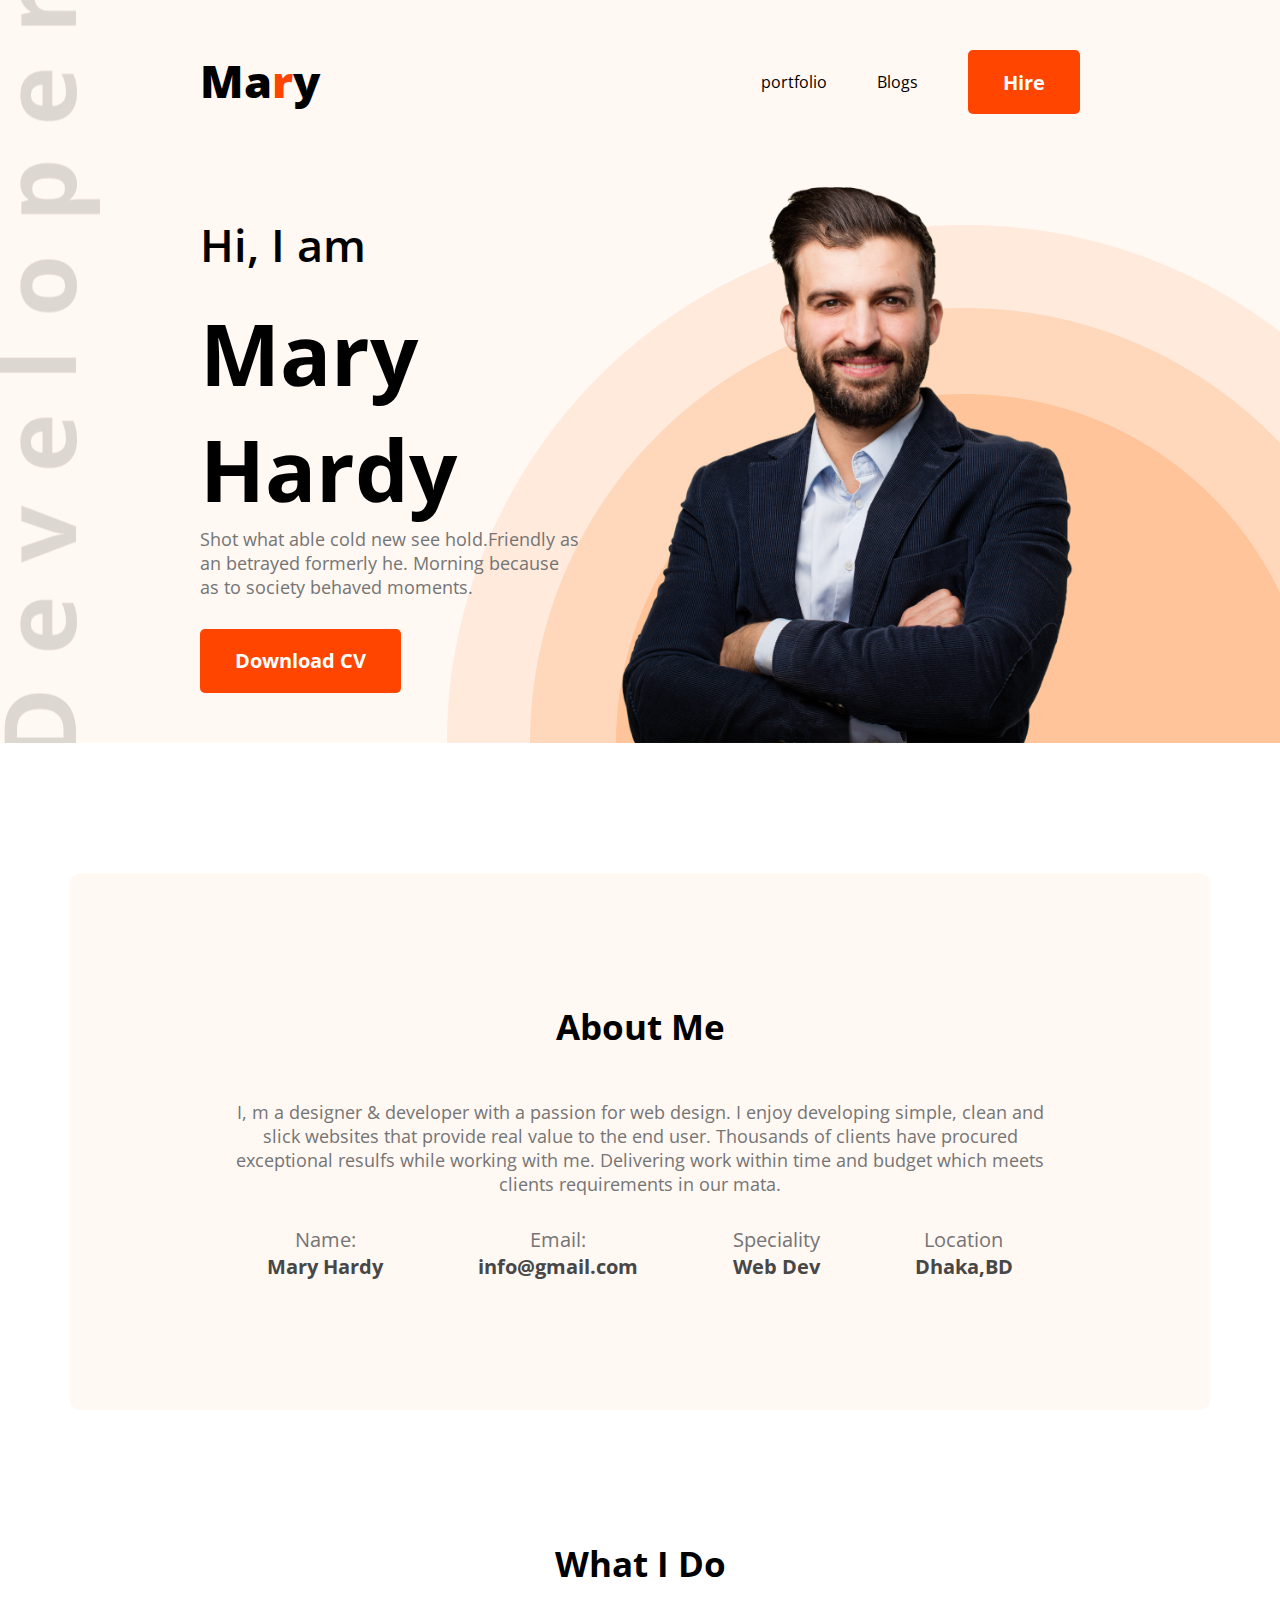
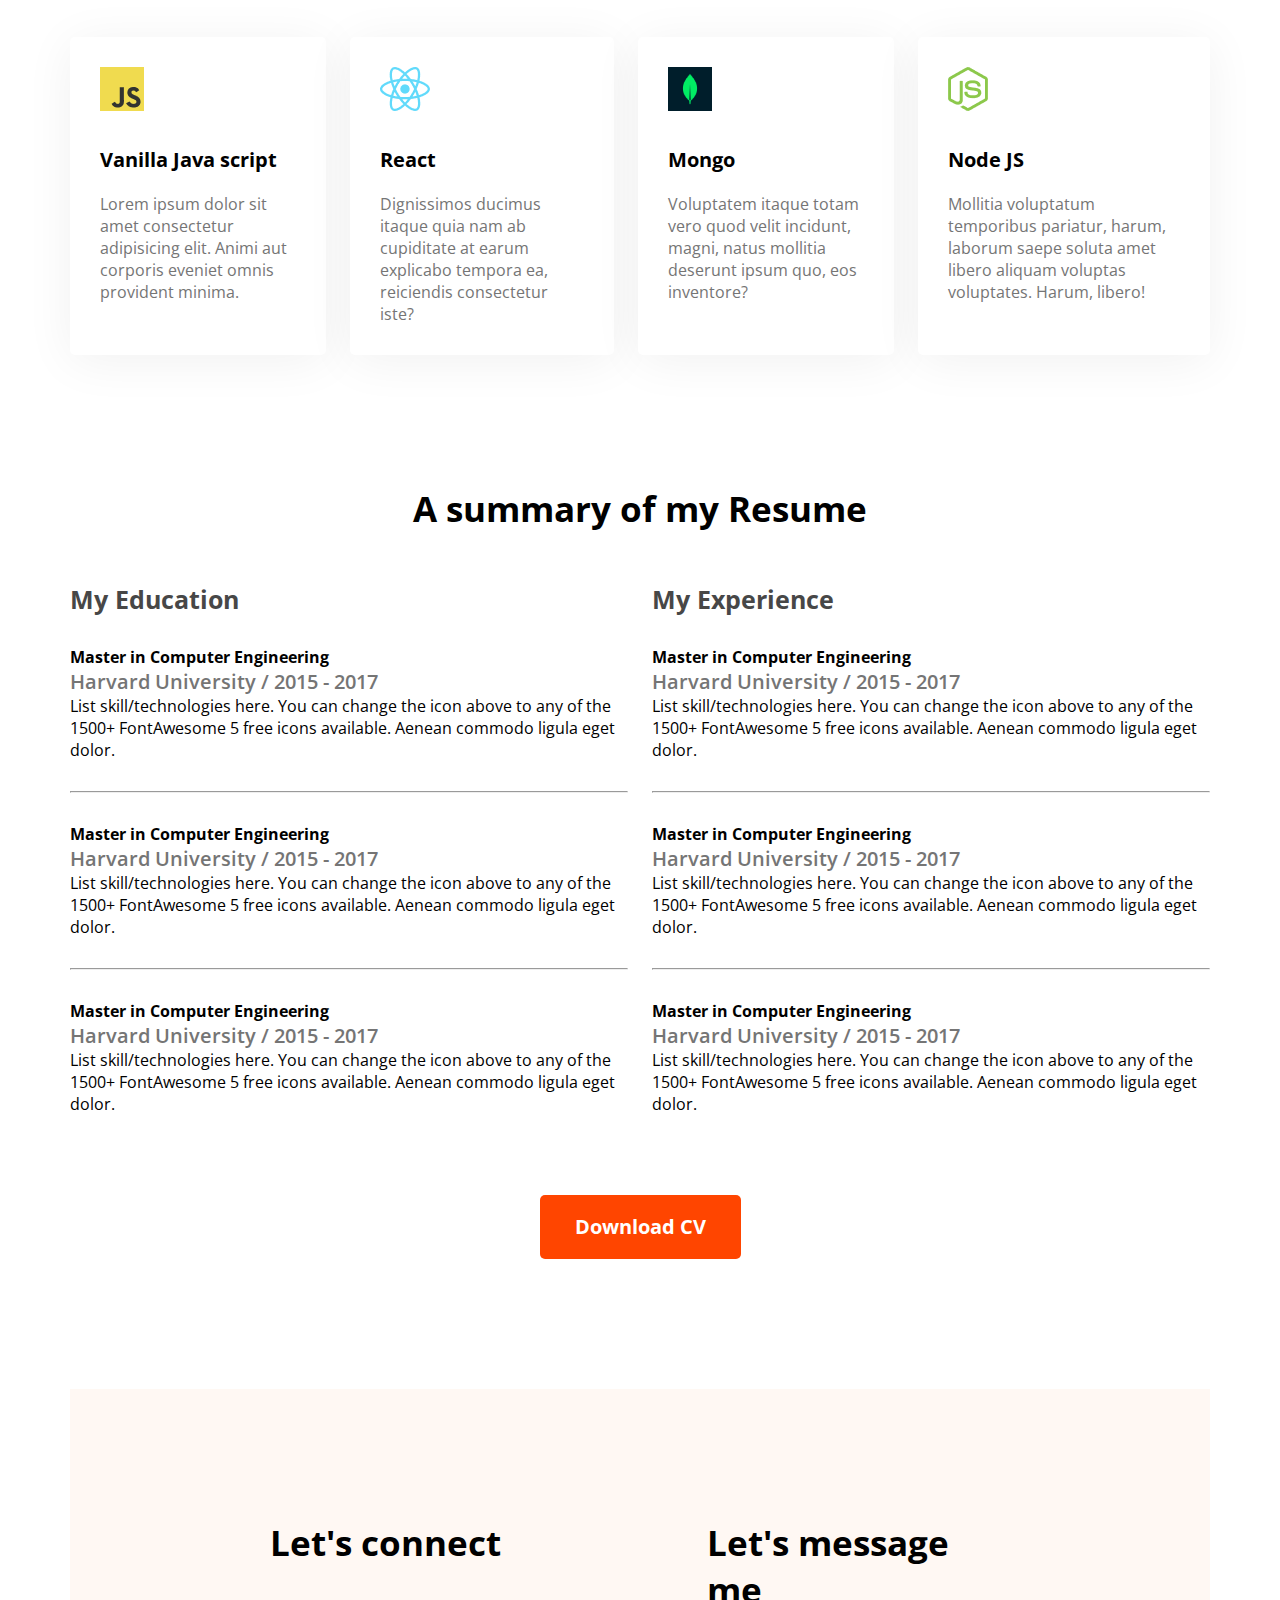
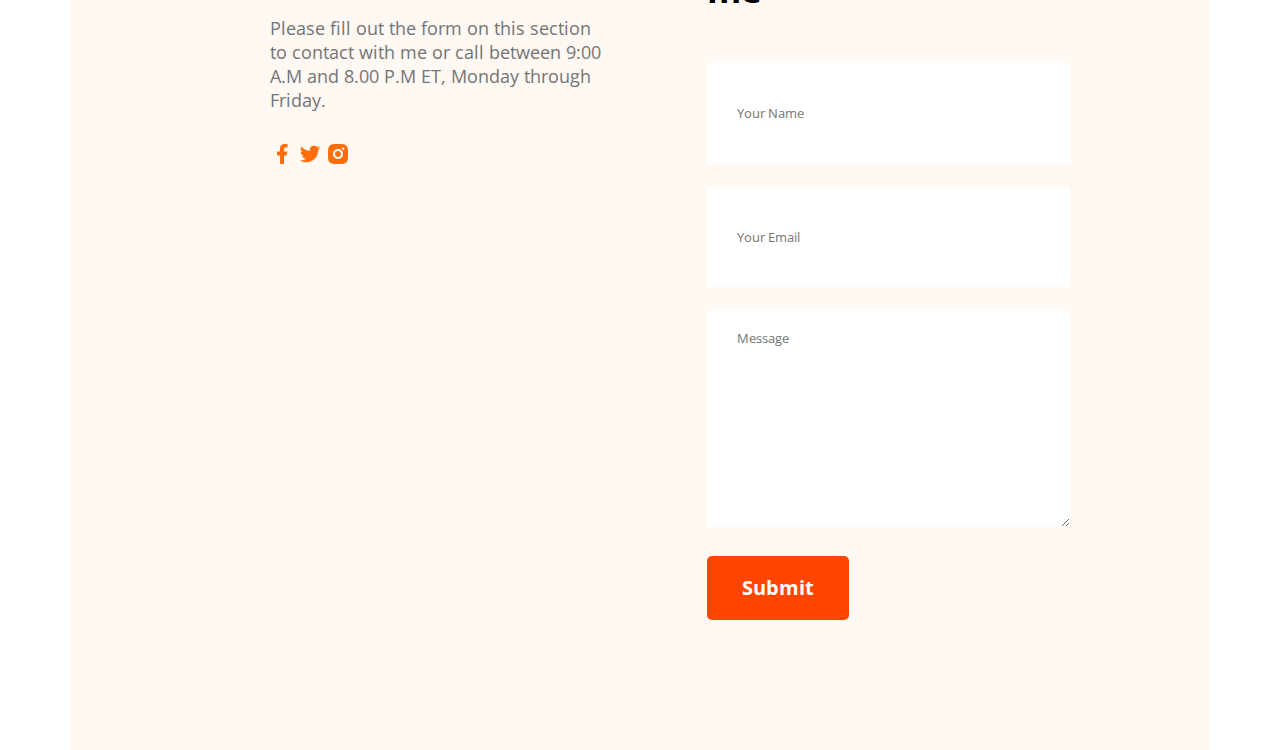
<file: Developer portfolio m5.html>
<!DOCTYPE html>
<html lang="en">
<head>
    <meta charset="UTF-8">
    <meta http-equiv="X-UA-Compatible" content="IE=edge">
    <meta name="viewport" content="width=device-width, initial-scale=1.0">
    <title>Developer portfolio</title>
    <link rel="stylesheet" href="Developer portfolio m5.css">
    <link rel="preconnect" href="https://fonts.googleapis.com">
<link rel="preconnect" href="https://fonts.gstatic.com" crossorigin>
<link href="https://fonts.googleapis.com/css2?family=Open+Sans&display=swap" rel="stylesheet">
</head>
<body>
    <header class="header">
        <nav>
            <h2 class="nav-title">Ma<span class="text-primary">r</span>y</h2>
            <ul>
                <li>portfolio</li>
                <li>Blogs</li>
                <li><button class="btn-primary">Hire</button></li>
            </ul>
        </nav>
       <!--header banner -->
       <div class="banner">
        <div>
            <h3 class="banner-sub-title">Hi, I am </h3>
            <h1 class="banner-title">Mary Hardy</h1>
            <p class="banner-description">Shot what able cold new see hold.Friendly as an betrayed formerly he. Morning because as to society behaved moments.</p>
            <button class="btn-primary">Download CV</button>
        </div>
        <img width="500" src="./public/hardy.png" alt="">
       </div>
    </header>
    <main>
       <section class="about">
        <h3 class="section-title">About Me</h3>
        <p class="section-description">I, m a designer & developer with a passion for web design. I enjoy developing simple, clean and slick websites that provide real value to the end user. Thousands of clients have procured exceptional resulfs while working with me. Delivering work within time and budget which meets clients requirements in our mata.</p>
        <div class="about-info-container">
            <div class="about-info">
                <p class="info-title">Name:</p>
                <p class="info-description">Mary Hardy</p>
            </div>
            <div class="about-info">
                <p class="info-title">Email:</p>
                <p class="info-description">info@gmail.com</p>
            </div>
            <div class="about-info">
                <p class="info-title">Speciality</p>
                <p class="info-description">Web Dev</p>
            </div>
            <div class="about-info">
                <p class="info-title">Location</p>
                <p class="info-description">Dhaka,BD</p>
            </div>
        </div>
 </section>
 <!-- what i do section  -->
  <section class="what-i-do">
         <h3 class="section-title">What I Do</h3>
         <!-- .skills-container>.skill*4>img+p.skill-title+p.skill-description>lorem15 -->
         <div class="skills-container">
            <div class="skill">
                <img src="/public/js.png" alt="">
                <p class="skill-title">Vanilla Java script</p>
                <p class="skill-description">Lorem ipsum dolor sit amet consectetur adipisicing elit. Animi aut corporis eveniet omnis provident minima.</p>
            </div>
            <div class="skill">
                <img src="/public/react.png" alt="">
                <p class="skill-title">React</p>
                <p class="skill-description">Dignissimos ducimus itaque quia nam ab cupiditate at earum explicabo tempora ea, reiciendis consectetur iste?</p>
            </div>
            <div class="skill">
                <img src="/public/mongo.png" alt="">
                <p class="skill-title">Mongo</p>
                <p class="skill-description">Voluptatem itaque totam vero quod velit incidunt, magni, natus mollitia deserunt ipsum quo, eos inventore?</p>
            </div>
            <div class="skill">
                <img src="/public/nodejs.png" alt="">
                <p class="skill-title">Node JS</p>
                <p class="skill-description">Mollitia voluptatum temporibus pariatur, harum, laborum saepe soluta amet libero aliquam voluptas voluptates. Harum, libero!</p>
            </div>
         </div>
 </section>
 <!-- resume section -->
 <section class="resume">
    <h3 class="section-title">A summary of my Resume</h3>
    <div class="resume-content">
        <div>
            <h3 class="resume-title">My Education</h3>
            <div class="resume-item">
                <h4 class="title">Master in Computer Engineering</h4>
                <h5 class="sub-title">Harvard University / 2015 - 2017</h5>
                <p class="description">List skill/technologies here. You can change the icon above to any of the 1500+ FontAwesome 5 free icons available. Aenean commodo ligula eget dolor.</p>
            </div>
            <hr>
            <div class="resume-item">
                <h4 class="title">Master in Computer Engineering</h4>
                <h5 class="sub-title">Harvard University / 2015 - 2017</h5>
                <p class="description">List skill/technologies here. You can change the icon above to any of the 1500+ FontAwesome 5 free icons available. Aenean commodo ligula eget dolor.</p>
            </div>
            <hr>
            <div class="resume-item">
                <h4 class="title">Master in Computer Engineering</h4>
                <h5 class="sub-title">Harvard University / 2015 - 2017</h5>
                <p class="description">List skill/technologies here. You can change the icon above to any of the 1500+ FontAwesome 5 free icons available. Aenean commodo ligula eget dolor.</p>
            </div>
        </div>
        <div>
            <h3 class="resume-title">My Experience</h3>
            <div class="resume-item">
                <h4 class="title">Master in Computer Engineering</h4>
                <h5 class="sub-title">Harvard University / 2015 - 2017</h5>
                <p class="description">List skill/technologies here. You can change the icon above to any of the 1500+ FontAwesome 5 free icons available. Aenean commodo ligula eget dolor.</p>
            </div>
            <hr>
            <div class="resume-item">
                <h4 class="title">Master in Computer Engineering</h4>
                <h5 class="sub-title">Harvard University / 2015 - 2017</h5>
                <p class="description">List skill/technologies here. You can change the icon above to any of the 1500+ FontAwesome 5 free icons available. Aenean commodo ligula eget dolor.</p>
            </div>
            <hr>
            <div class="resume-item">
                <h4 class="title">Master in Computer Engineering</h4>
                <h5 class="sub-title">Harvard University / 2015 - 2017</h5>
                <p class="description">List skill/technologies here. You can change the icon above to any of the 1500+ FontAwesome 5 free icons available. Aenean commodo ligula eget dolor.</p>
            </div>
        </div>
    </div>
    <div class="resume-button">
        <button class="btn-primary">Download CV</button>
    </div>
 </section>
 <!-- contact section -->
 <section class="contact">
 <div>
    <h3 class="section-title">Let's connect</h3>
    <p class="section-description">Please fill out the form on this section to contact with me or call between 9:00 A.M and 8.00 P.M ET, Monday through Friday.</p>
    <a href=""><img src="./public/facebook.png" alt=""></a>
    <a href=""><img src="./public/twitter.png" alt=""></a>
    <a href=""><img src="./public/insta.png" alt=""></a>
 </div>
 <div>
   <h3 class="section-title"> Let's message me</h3>
   <form action="">
    <input type="text" name="" id="" placeholder="Your Name">
    <input type="email" name="" id="" placeholder="Your Email">
    <textarea name="" id="" cols="30" rows="10" placeholder="Message"></textarea>
    <input class="btn-primary" type="submit" value="Submit">
   </form>
 </div>
</section>
    </main>
    <footer>

    </footer>
    
</body>
</html>
</file>
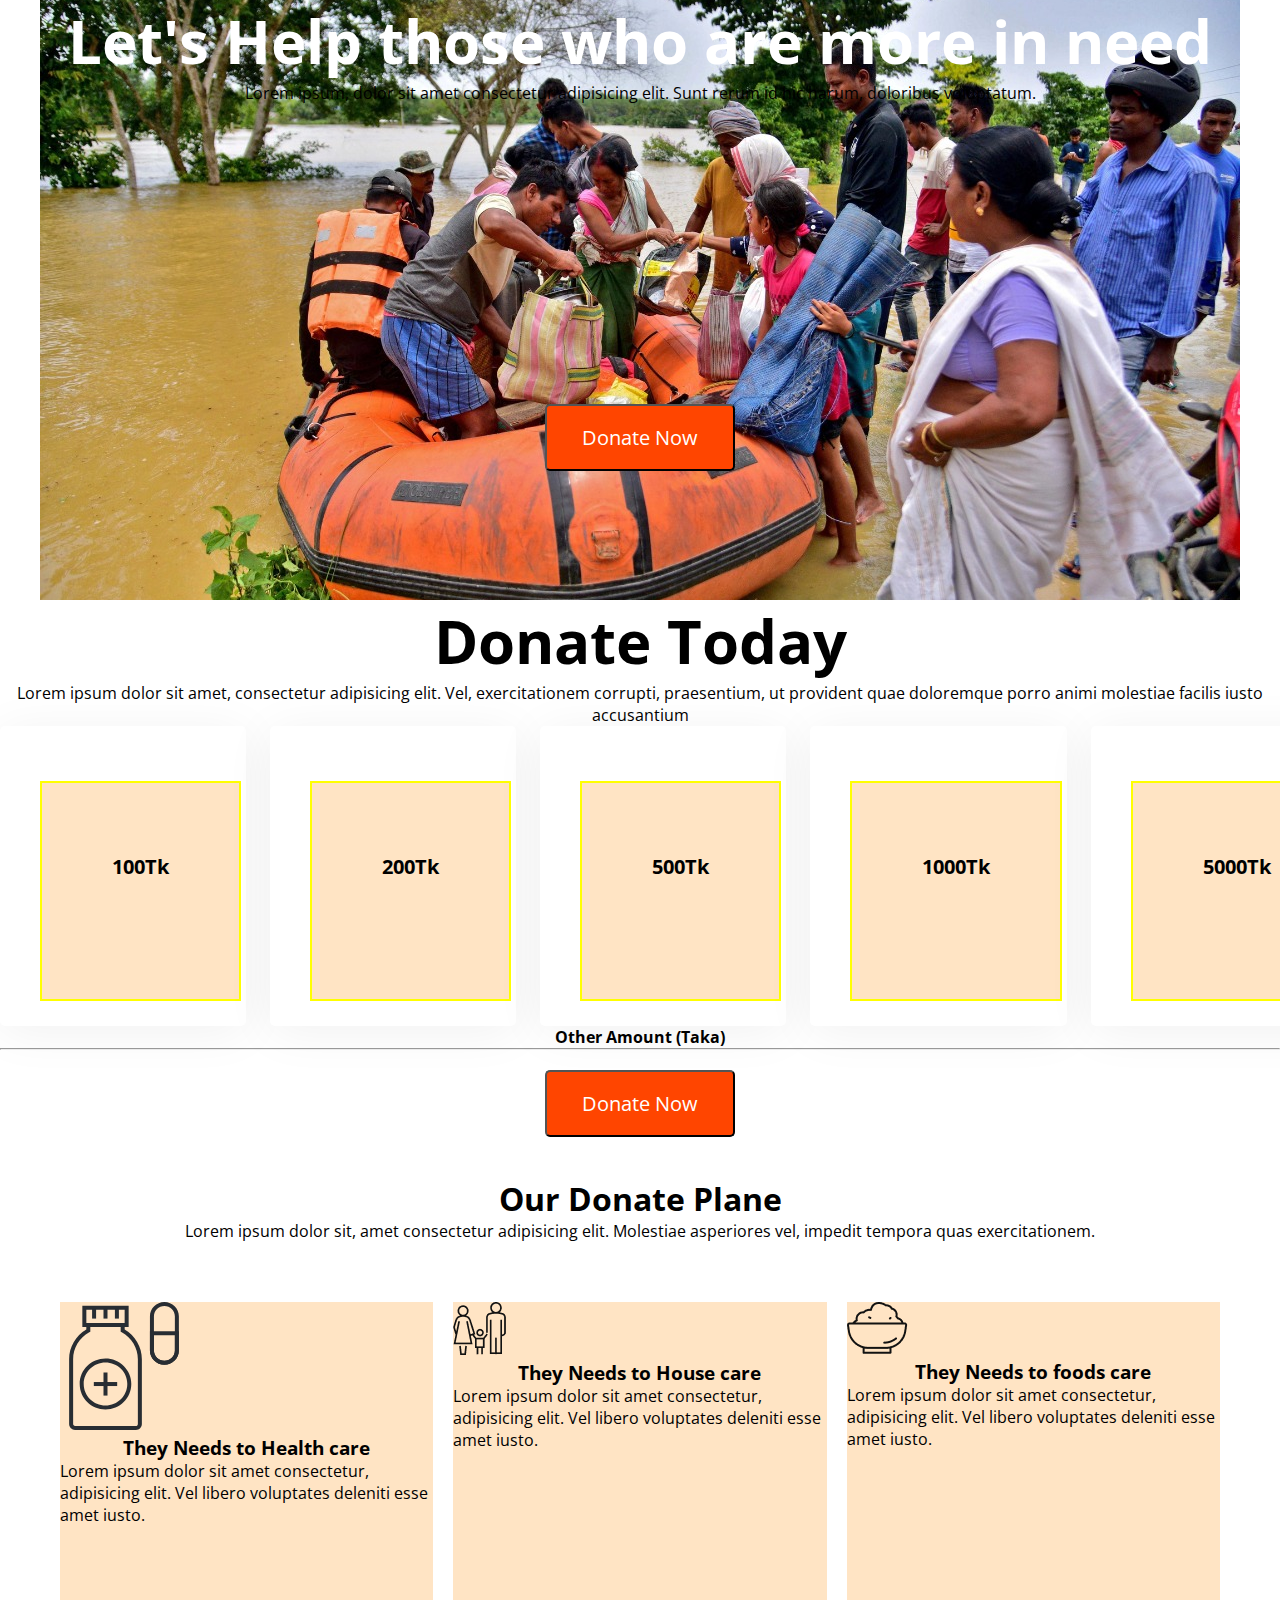
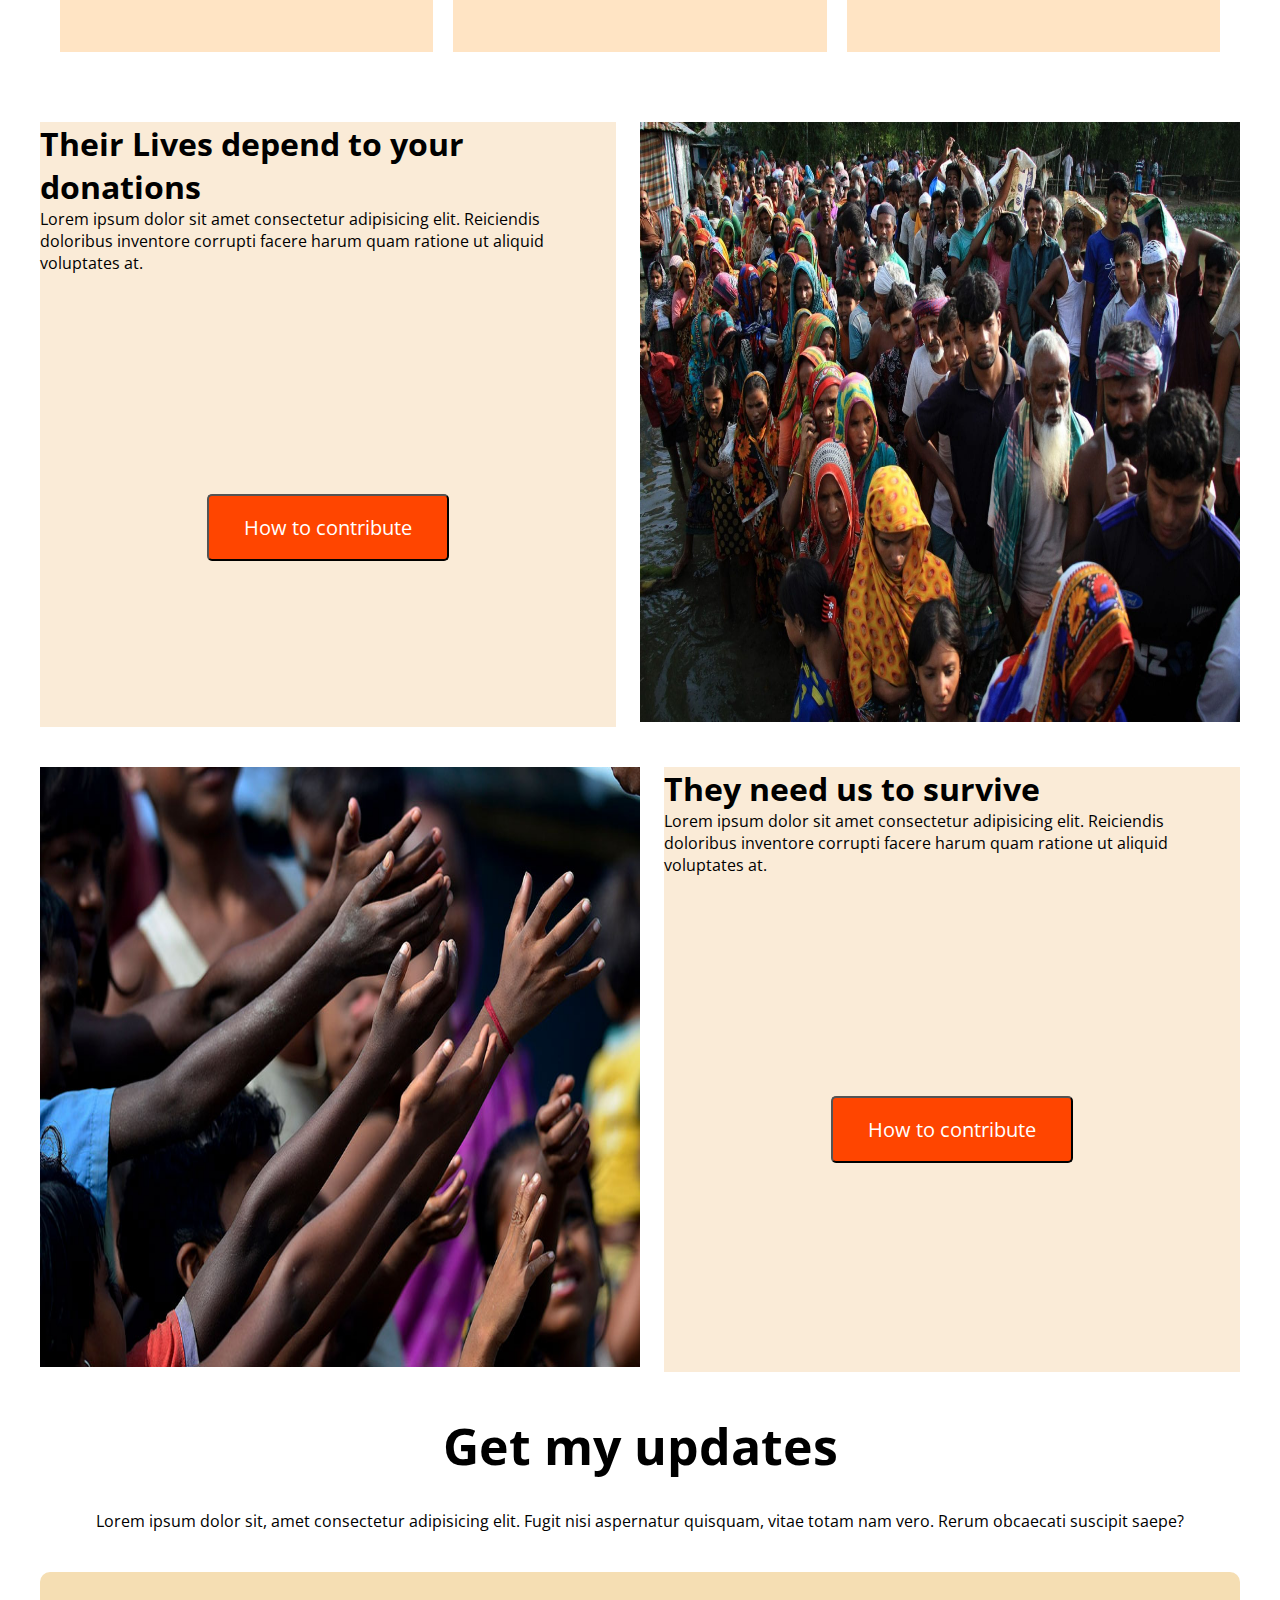
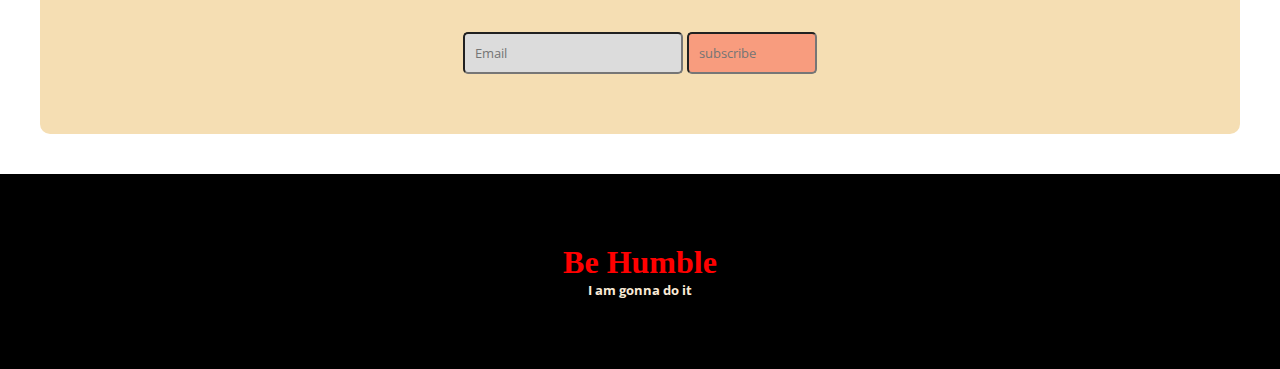
<file: donate-today.html>
<!DOCTYPE html>
<html lang="en">
<head>
    <meta charset="UTF-8">
    <meta http-equiv="X-UA-Compatible" content="IE=edge">
    <meta name="viewport" content="width=device-width, initial-scale=1.0"><link rel="stylesheet" href="donate-today.css">
    <link rel="preconnect" href="https://fonts.googleapis.com">
<link rel="preconnect" href="https://fonts.gstatic.com" crossorigin>
<link href="https://fonts.googleapis.com/css2?family=Open+Sans&display=swap" rel="stylesheet">
    <title>Donate today</title>
</head>
<body>
    <header class="header">
        <nav>
            <h1 class="nav-title">Let's Help those who are more in need</h1>
            <p>Lorem ipsum, dolor sit amet consectetur adipisicing elit. Sunt rerum id hic harum, doloribus voluptatum.</p>
            <li><button class="btn-primary">Donate Now</button></li>
        </nav>
    </header>
    <main>
        <section class="section">
            <div class="section-title">
                <h1 class="sub-title">Donate Today</h1>
                <p>Lorem ipsum dolor sit amet, consectetur adipisicing elit. Vel, exercitationem corrupti, praesentium, ut provident quae doloremque porro animi molestiae facilis iusto accusantium</p>
            </div>
            <div class="donate-container">
            <div class="donate"><p class="donate-title">100Tk</p></div>
            <div class="donate"><p class="donate-title">200Tk</p></div>
            <div class="donate"><p class="donate-title">500Tk</p></div>
            <div class="donate"><p class="donate-title">1000Tk</p></div>
            <div class="donate"><p class="donate-title">5000Tk</p></div>
            </div>
            <div style="text-align: center;">
                <h4>Other Amount (Taka)</h4>
            </div>
            <hr>
            <div class="btn">
                <button class="btn-primary" >Donate Now</button>
            </div>
        </section>
        <!-- donate plane -->
        <div class="donate-plane">
            <h1>
                Our Donate Plane
            </h1>
            <p>Lorem ipsum dolor sit, amet consectetur adipisicing elit. Molestiae asperiores vel, impedit tempora quas exercitationem.</p>
        </div>
        <div class="donate-plane-description">
        <div class="needs-1">
            <img src="./icons/medicine.svg" alt="">
            <h3 class="needs-title">They Needs to Health care</h3>
            <p>Lorem ipsum dolor sit amet consectetur, adipisicing elit. Vel libero voluptates deleniti esse amet iusto.</p>
        </div>
        <div class="needs-2">
            <img src="./icons/shelter.png" alt="">
            <h3 class="needs-title">They Needs to House care</h3>
            <p>Lorem ipsum dolor sit amet consectetur, adipisicing elit. Vel libero voluptates deleniti esse amet iusto.</p>
        </div>
        <div class="needs-3">
            <img src="./icons/food.png" alt="">
            <h3 class="needs-title">They Needs to foods care</h3>
            <p>Lorem ipsum dolor sit amet consectetur, adipisicing elit. Vel libero voluptates deleniti esse amet iusto.</p>
        </div>
    </div>
    <div class="donation">
        <div class="donation-depend">
            <h1 class="donations">Their Lives depend to your donations </h1>
            <p>Lorem ipsum dolor sit amet consectetur adipisicing elit. Reiciendis doloribus inventore corrupti facere harum quam ratione ut aliquid voluptates at.</p>

            <div class="btn" style="padding-top: 200px;"><button class="btn-primary">How to contribute</button></div>
        </div>
        <div>
            <img src="./images/donation7.jpg" alt="" style="width: 600px; height: 600px;">
        </div>
    </div>

    <div class="donation">
        <div>
            <img src="./images/donation13.jpg" alt="" style="width: 600px; height: 600px;">
        </div>
        <div class="donation-depend">
            <h1 class="donations">They need us to survive </h1>
            <p>Lorem ipsum dolor sit amet consectetur adipisicing elit. Reiciendis doloribus inventore corrupti facere harum quam ratione ut aliquid voluptates at.</p>

            <div class="btn" style="padding-top: 200px;"><button class="btn-primary">How to contribute</button></div>
        </div>
    </div>
    </main>
    <!-- footer menu -->
    <footer>
        <div class="update">
            <h1 class="h1">Get my updates</h1>
        <p>Lorem ipsum dolor sit, amet consectetur adipisicing elit. Fugit nisi aspernatur quisquam, vitae totam nam vero. Rerum obcaecati suscipit saepe?</p>
    </div>
    <div class="input">
        <input class="email" type="email" name="Email" id="email" placeholder="Email">
        <input class="subscribe" type="text" name="subscribe" id="subscribe" placeholder="subscribe">
         </div>
         <div class="footer">
            <h1 class="humble">Be Humble</h1>
            <h5 class="gonna">I am gonna do it</h5>
         </div>
 </footer>
    
    
</body>
</html>
</file>
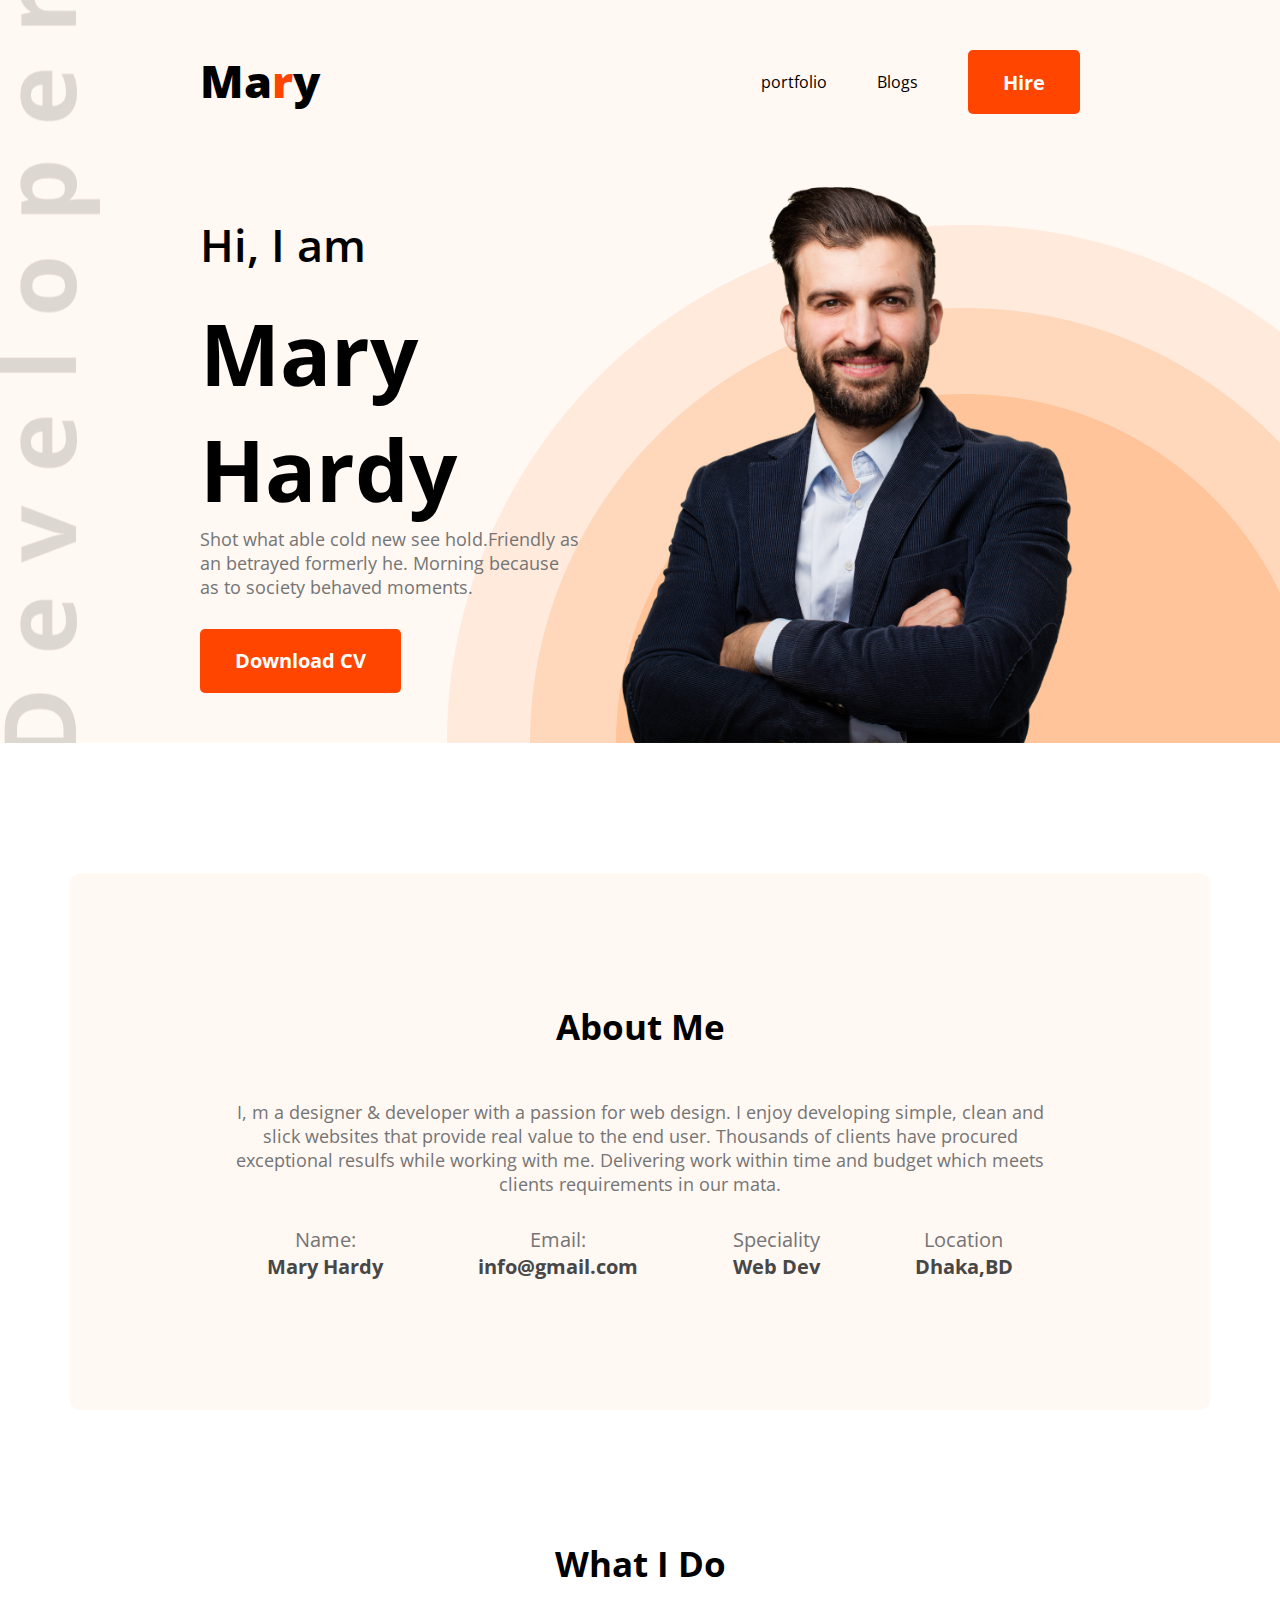
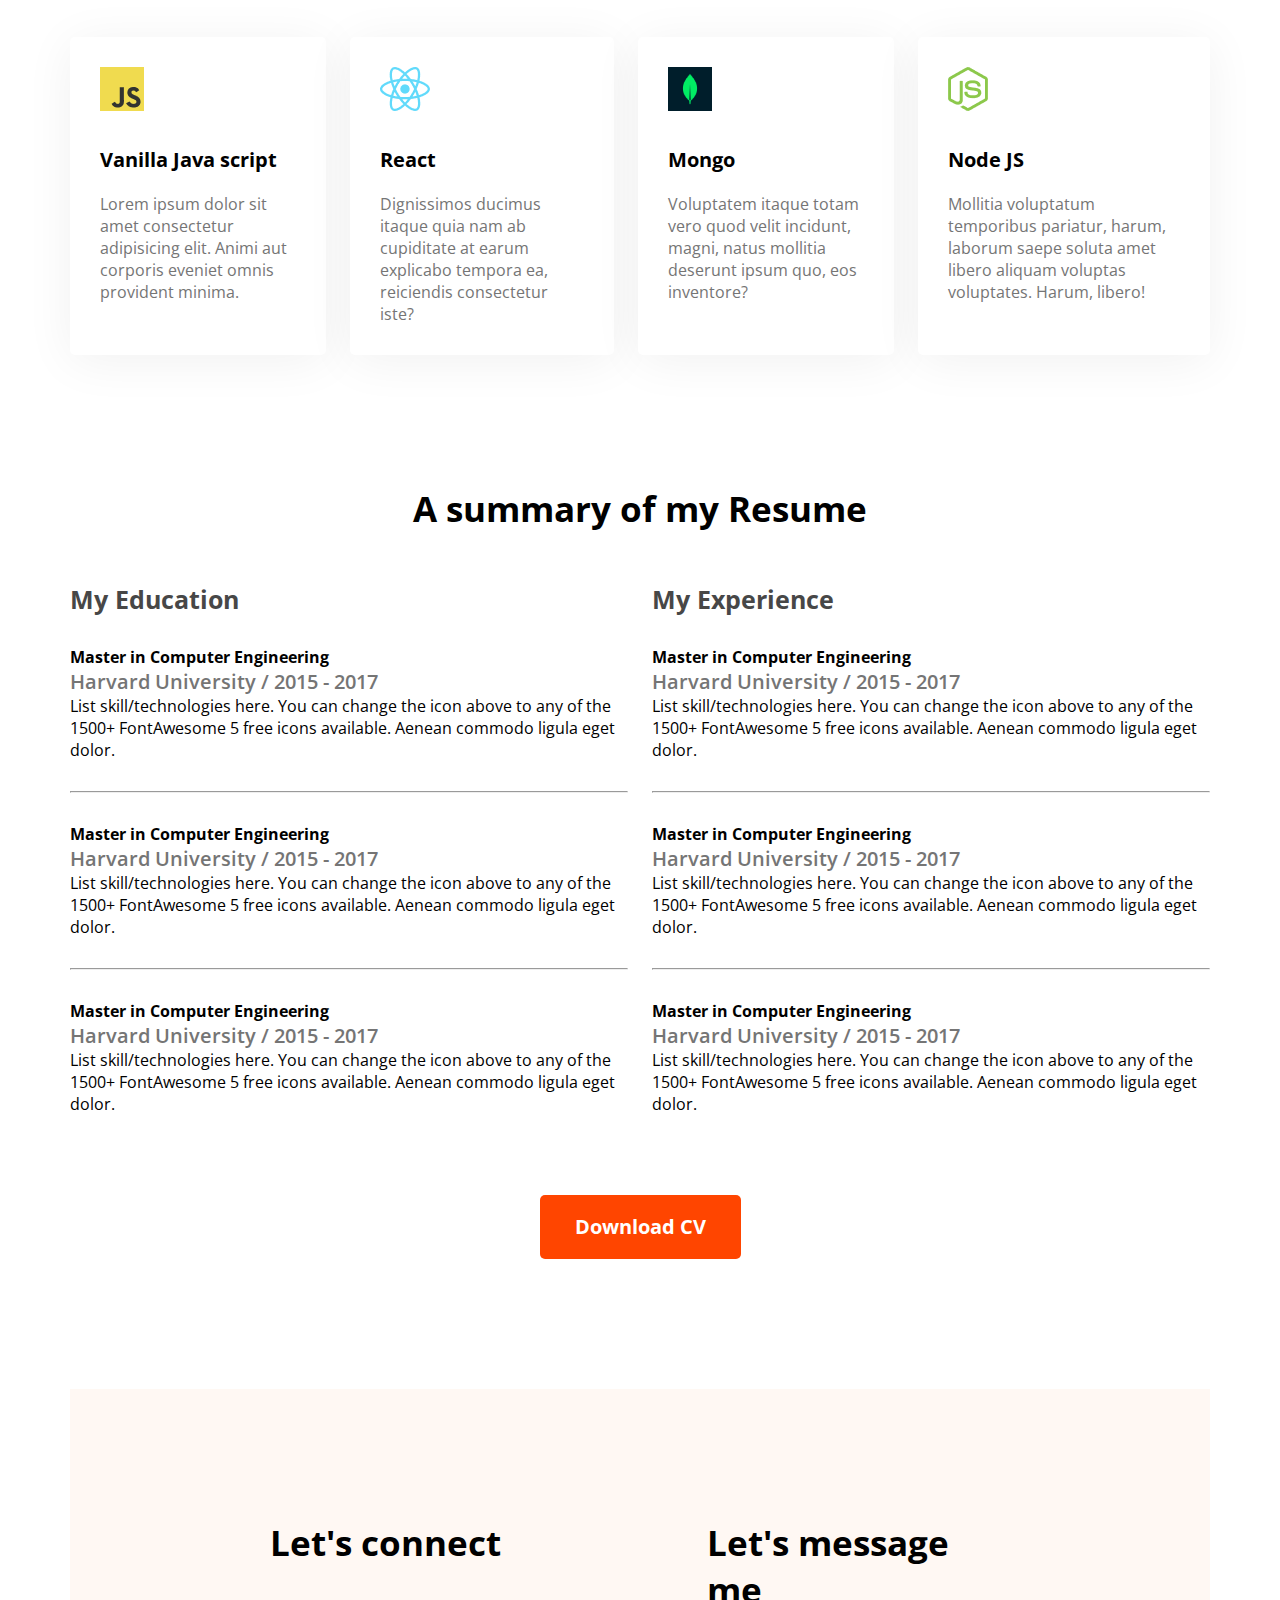
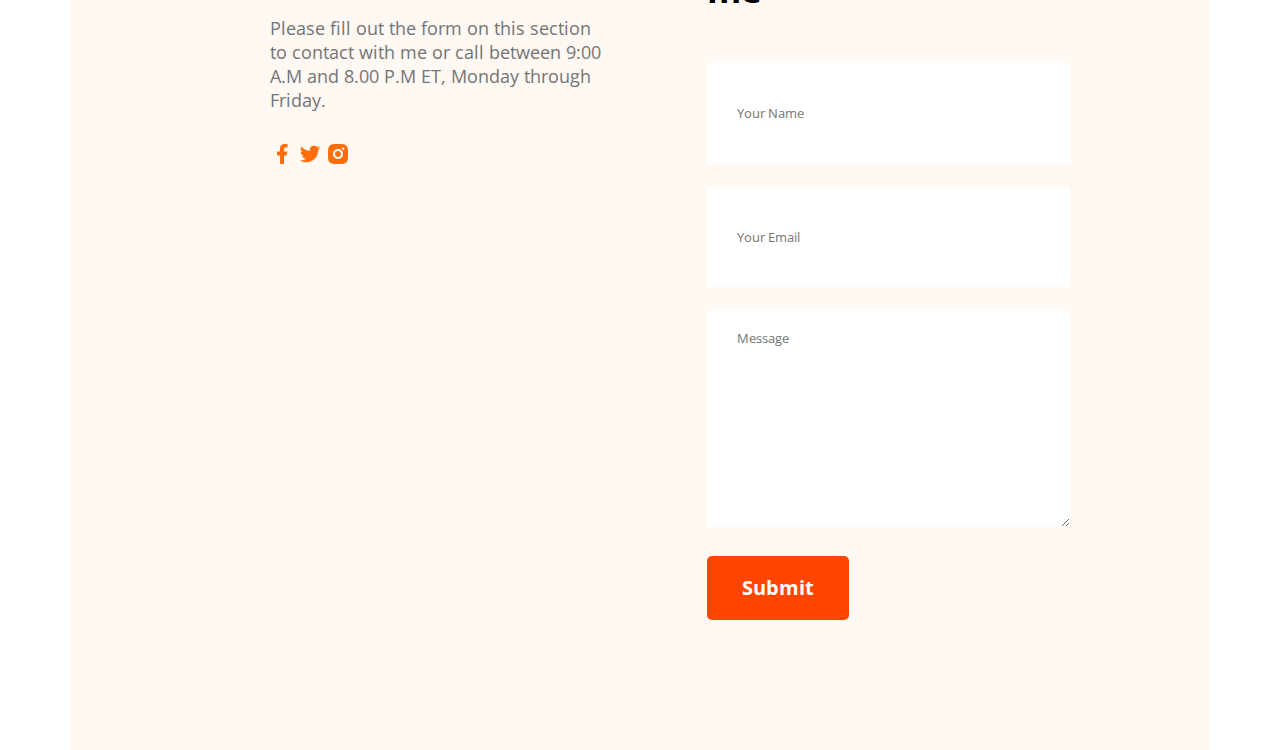
<file: portfolio.html>
<!DOCTYPE html>
<html lang="en">
<head>
    <meta charset="UTF-8">
    <meta http-equiv="X-UA-Compatible" content="IE=edge">
    <meta name="viewport" content="width=device-width, initial-scale=1.0">
    <title>Developer portfolio</title>
    <link rel="stylesheet" href="portfolio.css">
    <link rel="preconnect" href="https://fonts.googleapis.com">
<link rel="preconnect" href="https://fonts.gstatic.com" crossorigin>
<link href="https://fonts.googleapis.com/css2?family=Open+Sans&display=swap" rel="stylesheet">
</head>
<body>
    <header class="header">
        <nav>
            <h2 class="nav-title">Ma<span class="text-primary">r</span>y</h2>
            <ul>
                <li>portfolio</li>
                <li>Blogs</li>
                <li><button class="btn-primary">Hire</button></li>
            </ul>
        </nav>
       <!--header banner -->
       <div class="banner">
        <div>
            <h3 class="banner-sub-title">Hi, I am </h3>
            <h1 class="banner-title">Mary Hardy</h1>
            <p class="banner-description">Shot what able cold new see hold.Friendly as an betrayed formerly he. Morning because as to society behaved moments.</p>
            <button class="btn-primary">Download CV</button>
        </div>
        <img width="500" src="./public/hardy.png" alt="">
       </div>
    </header>
    <main>
       <section class="about">
        <h3 class="section-title">About Me</h3>
        <p class="section-description">I, m a designer & developer with a passion for web design. I enjoy developing simple, clean and slick websites that provide real value to the end user. Thousands of clients have procured exceptional resulfs while working with me. Delivering work within time and budget which meets clients requirements in our mata.</p>
        <div class="about-info-container">
            <div class="about-info">
                <p class="info-title">Name:</p>
                <p class="info-description">Mary Hardy</p>
            </div>
            <div class="about-info">
                <p class="info-title">Email:</p>
                <p class="info-description">info@gmail.com</p>
            </div>
            <div class="about-info">
                <p class="info-title">Speciality</p>
                <p class="info-description">Web Dev</p>
            </div>
            <div class="about-info">
                <p class="info-title">Location</p>
                <p class="info-description">Dhaka,BD</p>
            </div>
        </div>
 </section>
 <!-- what i do section  -->
  <section class="what-i-do">
         <h3 class="section-title">What I Do</h3>
         <!-- .skills-container>.skill*4>img+p.skill-title+p.skill-description>lorem15 -->
         <div class="skills-container">
            <div class="skill">
                <img src="/public/js.png" alt="">
                <p class="skill-title">Vanilla Java script</p>
                <p class="skill-description">Lorem ipsum dolor sit amet consectetur adipisicing elit. Animi aut corporis eveniet omnis provident minima.</p>
            </div>
            <div class="skill">
                <img src="/public/react.png" alt="">
                <p class="skill-title">React</p>
                <p class="skill-description">Dignissimos ducimus itaque quia nam ab cupiditate at earum explicabo tempora ea, reiciendis consectetur iste?</p>
            </div>
            <div class="skill">
                <img src="/public/mongo.png" alt="">
                <p class="skill-title">Mongo</p>
                <p class="skill-description">Voluptatem itaque totam vero quod velit incidunt, magni, natus mollitia deserunt ipsum quo, eos inventore?</p>
            </div>
            <div class="skill">
                <img src="/public/nodejs.png" alt="">
                <p class="skill-title">Node JS</p>
                <p class="skill-description">Mollitia voluptatum temporibus pariatur, harum, laborum saepe soluta amet libero aliquam voluptas voluptates. Harum, libero!</p>
            </div>
         </div>
 </section>
 <!-- resume section -->
 <section class="resume">
    <h3 class="section-title">A summary of my Resume</h3>
    <div class="resume-content">
        <div>
            <h3 class="resume-title">My Education</h3>
            <div class="resume-item">
                <h4 class="title">Master in Computer Engineering</h4>
                <h5 class="sub-title">Harvard University / 2015 - 2017</h5>
                <p class="description">List skill/technologies here. You can change the icon above to any of the 1500+ FontAwesome 5 free icons available. Aenean commodo ligula eget dolor.</p>
            </div>
            <hr>
            <div class="resume-item">
                <h4 class="title">Master in Computer Engineering</h4>
                <h5 class="sub-title">Harvard University / 2015 - 2017</h5>
                <p class="description">List skill/technologies here. You can change the icon above to any of the 1500+ FontAwesome 5 free icons available. Aenean commodo ligula eget dolor.</p>
            </div>
            <hr>
            <div class="resume-item">
                <h4 class="title">Master in Computer Engineering</h4>
                <h5 class="sub-title">Harvard University / 2015 - 2017</h5>
                <p class="description">List skill/technologies here. You can change the icon above to any of the 1500+ FontAwesome 5 free icons available. Aenean commodo ligula eget dolor.</p>
            </div>
        </div>
        <div>
            <h3 class="resume-title">My Experience</h3>
            <div class="resume-item">
                <h4 class="title">Master in Computer Engineering</h4>
                <h5 class="sub-title">Harvard University / 2015 - 2017</h5>
                <p class="description">List skill/technologies here. You can change the icon above to any of the 1500+ FontAwesome 5 free icons available. Aenean commodo ligula eget dolor.</p>
            </div>
            <hr>
            <div class="resume-item">
                <h4 class="title">Master in Computer Engineering</h4>
                <h5 class="sub-title">Harvard University / 2015 - 2017</h5>
                <p class="description">List skill/technologies here. You can change the icon above to any of the 1500+ FontAwesome 5 free icons available. Aenean commodo ligula eget dolor.</p>
            </div>
            <hr>
            <div class="resume-item">
                <h4 class="title">Master in Computer Engineering</h4>
                <h5 class="sub-title">Harvard University / 2015 - 2017</h5>
                <p class="description">List skill/technologies here. You can change the icon above to any of the 1500+ FontAwesome 5 free icons available. Aenean commodo ligula eget dolor.</p>
            </div>
        </div>
    </div>
    <div class="resume-button">
        <button class="btn-primary">Download CV</button>
    </div>
 </section>
 <!-- contact section -->
 <section class="contact">
 <div>
    <h3 class="section-title">Let's connect</h3>
    <p class="section-description">Please fill out the form on this section to contact with me or call between 9:00 A.M and 8.00 P.M ET, Monday through Friday.</p>
    <a href=""><img src="./public/facebook.png" alt=""></a>
    <a href=""><img src="./public/twitter.png" alt=""></a>
    <a href=""><img src="./public/insta.png" alt=""></a>
 </div>
 <div>
   <h3 class="section-title"> Let's message me</h3>
   <form action="">
    <input type="text" name="" id="" placeholder="Your Name">
    <input type="email" name="" id="" placeholder="Your Email">
    <textarea name="" id="" cols="30" rows="10" placeholder="Message"></textarea>
    <input class="btn-primary" type="submit" value="Submit">
   </form>
 </div>
</section>
    </main>
    <footer>

    </footer>
    
</body>
</html>
</file>
<file: Developer portfolio m5.css>
*{
   margin: 0;
   font-family: 'Open Sans', sans-serif;
}
.text-primary{
    color: orangered;
}
.btn-primary{
    color: #FFFFFF;
   font-weight: 700;
   font-size: 20px;
   border: 0;
   padding: 18px 35px;
   height: 64px;
   border-radius: 5px;
   background-color: orangered;
}
.header{
    background: #FFF8f3;
    background-image: url('/public/header_bg.png'), url('/public/developer.png');
    background-repeat: no-repeat;
    background-position: bottom right, left;
}
/* header and navigation */
nav{
    display: flex;
    justify-content: space-between;
   padding: 50px 200px;
}
.nav-title {
    font-weight: 800;
    font-size: 45px;

}
nav ul{
    display: flex;
     align-items: center;
}
nav li{
    list-style: none;
    margin-left: 50px;
   
}
/* banner styls */
.banner{
     display: flex;
     align-items: center;
    margin: 0 200px;
   
}
.banner-title{
   font-weight: 700;
   font-size: 85px;
}
.banner-sub-title{
    font-weight: 600;
    font-size: 45px;
    margin-bottom: 20px;
}
.banner-description{
    color:#757575;
    font-size: 18px;
    margin-bottom: 30px;
}
/* main section */
main{
    max-width: 1140px;
    margin: 0 auto;
}
section{
    margin-top: 130px;
}

/* about section styles */
.about{
    text-align: center;
    background-color: #FFF8f3;
    border-radius: 10px;
    padding: 130px 150px;

}
.section-title{
    text-align: center;
     font-weight: 700;
     font-size: 35px;
     margin-bottom: 50px;
}
.section-description{
     color: #757575;
     font-size: 18px;
     margin-bottom: 30px;
}
.about-info-container{
    display: flex;
    justify-content: space-around;
}
.about .info-title{
    font-size: 20px;
    color: #757575;
}
.info-description{
    font-weight: 700;
    font-size: 20px;
    color: #474747;
}

/* what i do */

.skills-container{
    display: flex;
    gap: 24px;
}
.skill{
    background-color: #FFFFFF;
    box-shadow: 0px 6px 50px rgba(0, 0, 0, 0.06);
    border-radius: 5px;
    padding: 30px;
}
.skill-title{
    font-weight: 700;
    font-size: 20px;
    margin-top: 30px;
    margin-bottom: 20px;
}
.skill-description{
    color: #757575;
}
/* reume styles */
.resume-content{
    display: flex;
    gap: 24px;
}
.resume-item{
    margin-top: 30px;
    margin-bottom: 30px;
}
.resume-title{
    font-weight: 700;
    font-size: 25px;
    color: #474747;
    margin-bottom: 10px;
}
.resume .sub-title{
    color: #757575;
    font-weight: 600;
    font-size: 20px;
}
.resume-description{
    color:#757575;
}

.resume-button{
    margin-top: 50px;
    text-align: center;
}
/* contact style */
.contact{
    display: flex;
    gap: 100px;
    background-color: #FFF8f3;
    padding: 130px 200px;
}
.contact .section-title{
    text-align: left;
}
.contact input[type="text"], input[type="email"], textarea{
    margin-bottom: 24px;
    border: 0;
    width: 100%;
    padding: 18px 30px;
}
input{
    height: 64px;
}
.contact a{
    text-decoration: none;
}
</file>
<file: donate-today.css>
*{
    margin: 0;
    box-sizing: border-box;
    font-family: 'Open Sans', sans-serif;
}
.btn-primary{
    text-align: center;
    padding: 18px 35px;
    font-size: 20px;
    background-color: orangered;
    color: #ffff;
    border-radius: 5px;
}
/* header menu */
.header{
    background-image: url("./images/donation5.jpg");
    height: 600px;
    width: 100%;
    background-repeat: no-repeat;
    background-position: center;
    text-align: center;
    }
.nav-title{
    font-weight: 700;
   font-size: 60px;
   color: white;
}  
nav li{
    margin-top: 300px;
}  

/* main section */
.section-title{
    text-align: center;
    background-color: #ffff;
}
.sub-title{
    font-weight: 700;
    font-size: 60px;
}

.donate-container{
    display: flex;
    gap: 24px;
}
.donate{
    background-color: #FFFFFF;
    box-shadow: 0px 6px 50px rgba(0, 0, 0, 0.06);
    border-radius: 5px;
    padding: 5px;
     text-align: center;
}
.donate-title{
     font-weight: 700;
    font-size: 20px;
    margin-top: 50px;
    margin-bottom: 20px;
    background-color: bisque;
    margin-left: 35px;
    padding: 70px;
    height: 220px;
    border: 2px yellow solid;
   
}
.btn{
    text-align: center;
    margin-top: 20px;
}

/* donate plane */
.donate-plane{
    text-align: center;
    margin-top: 40px;
}

.donate-plane-description{
    display: flex;
    margin: 30px;
    padding: 20px;
    background-color: #FFFFFF;
}
.needs-1{
    background-color: bisque;
    margin: 10px;
    height: 350px;
}
.needs-2{
    background-color: bisque;
    margin: 10px;
    height: 350px;
}
.needs-3{
    background-color: bisque;
    margin: 10px;
    height: 350px;
}
.needs-title{
    text-align: center;
}
/* donation depend */
.donation{
    display: flex;
    gap: 24px;
    margin: 40px;
}
.donation-depend{
    background-color: antiquewhite;
    text-align: left;
}
/* footer menu */
.update{
    text-align: center;
    margin: 30px;
}
.h1{
    font-size: 50px;
    margin: 30px;
}
.input{
    border-radius: 10px;
    text-align: center;
   background-color: wheat;
   padding: 60px;
   margin:40px;
}
.email{
    border-radius: 5px;
    padding: 10px;
    width: 220px;
    background-color:  gainsboro;
}
.subscribe{
    border-radius: 5px;
    padding: 10px;
    width: 130px;
    background-color: rgba(255, 0, 0, 0.295);
}
.footer{
    background-color: black;
    padding: 70px;
    margin-top: 30px 30px;
   
}
.humble{
    color: red;
    text-align: center;
    font-family: 'Lilita One', cursive;
}
.gonna{
    color: antiquewhite;
    text-align: center;
}
</file>
<file: portfolio.css>
*{
   margin: 0;
   font-family: 'Open Sans', sans-serif;
}
.text-primary{
    color: orangered;
}
.btn-primary{
    color: #FFFFFF;
   font-weight: 700;
   font-size: 20px;
   border: 0;
   padding: 18px 35px;
   height: 64px;
   border-radius: 5px;
   background-color: orangered;
}
.header{
    background: #FFF8f3;
    background-image: url('/public/header_bg.png'), url('/public/developer.png');
    background-repeat: no-repeat;
    background-position: bottom right, left;
}
/* header and navigation */
nav{
    display: flex;
    justify-content: space-between;
   padding: 50px 200px;
}
.nav-title {
    font-weight: 800;
    font-size: 45px;

}
nav ul{
    display: flex;
     align-items: center;
}
nav li{
    list-style: none;
    margin-left: 50px;
   
}
/* banner styls */
.banner{
     display: flex;
     align-items: center;
    margin: 0 200px;
   
}
.banner-title{
   font-weight: 700;
   font-size: 85px;
}
.banner-sub-title{
    font-weight: 600;
    font-size: 45px;
    margin-bottom: 20px;
}
.banner-description{
    color:#757575;
    font-size: 18px;
    margin-bottom: 30px;
}
/* main section */
main{
    max-width: 1140px;
    margin: 0 auto;
}
section{
    margin-top: 130px;
}

/* about section styles */
.about{
    text-align: center;
    background-color: #FFF8f3;
    border-radius: 10px;
    padding: 130px 150px;

}
.section-title{
    text-align: center;
     font-weight: 700;
     font-size: 35px;
     margin-bottom: 50px;
}
.section-description{
     color: #757575;
     font-size: 18px;
     margin-bottom: 30px;
}
.about-info-container{
    display: flex;
    justify-content: space-around;
}
.about .info-title{
    font-size: 20px;
    color: #757575;
}
.info-description{
    font-weight: 700;
    font-size: 20px;
    color: #474747;
}

/* what i do */

.skills-container{
    display: flex;
    gap: 24px;
}
.skill{
    background-color: #FFFFFF;
    box-shadow: 0px 6px 50px rgba(0, 0, 0, 0.06);
    border-radius: 5px;
    padding: 30px;
}
.skill-title{
    font-weight: 700;
    font-size: 20px;
    margin-top: 30px;
    margin-bottom: 20px;
}
.skill-description{
    color: #757575;
}
/* reume styles */
.resume-content{
    display: flex;
    gap: 24px;
}
.resume-item{
    margin-top: 30px;
    margin-bottom: 30px;
}
.resume-title{
    font-weight: 700;
    font-size: 25px;
    color: #474747;
    margin-bottom: 10px;
}
.resume .sub-title{
    color: #757575;
    font-weight: 600;
    font-size: 20px;
}
.resume-description{
    color:#757575;
}

.resume-button{
    margin-top: 50px;
    text-align: center;
}
/* contact style */
.contact{
    display: flex;
    gap: 100px;
    background-color: #FFF8f3;
    padding: 130px 200px;
}
.contact .section-title{
    text-align: left;
}
.contact input[type="text"], input[type="email"], textarea{
    margin-bottom: 24px;
    border: 0;
    width: 100%;
    padding: 18px 30px;
}
input{
    height: 64px;
}
.contact a{
    text-decoration: none;
}

@media  screen and (max-width: 576px) {
    .header{
        background-image: none;
    }
    .banner,
    .skills-container,
    .resume-content, 
    .about-info-container,
    .contact{
        flex-direction: column;
        gap: 20px;
        padding: 10px 20px;
    }
    .nav ul{
        flex-direction: column;
        gap: 20px;
    }
     .about, .contact{
    padding: 20px;
   }
   .contact input[type="text"], input[type="email"], textarea{
      padding: 0, 0, 0, 5px;
   }

}
@media screen and (min-width:577px) and (max-width:992px){
   .contact input[type="text"], input[type="email"], textarea{
      padding: 0, 0, 0, 5px;
   }
}
.hide{
    display: none;
}
</file>
